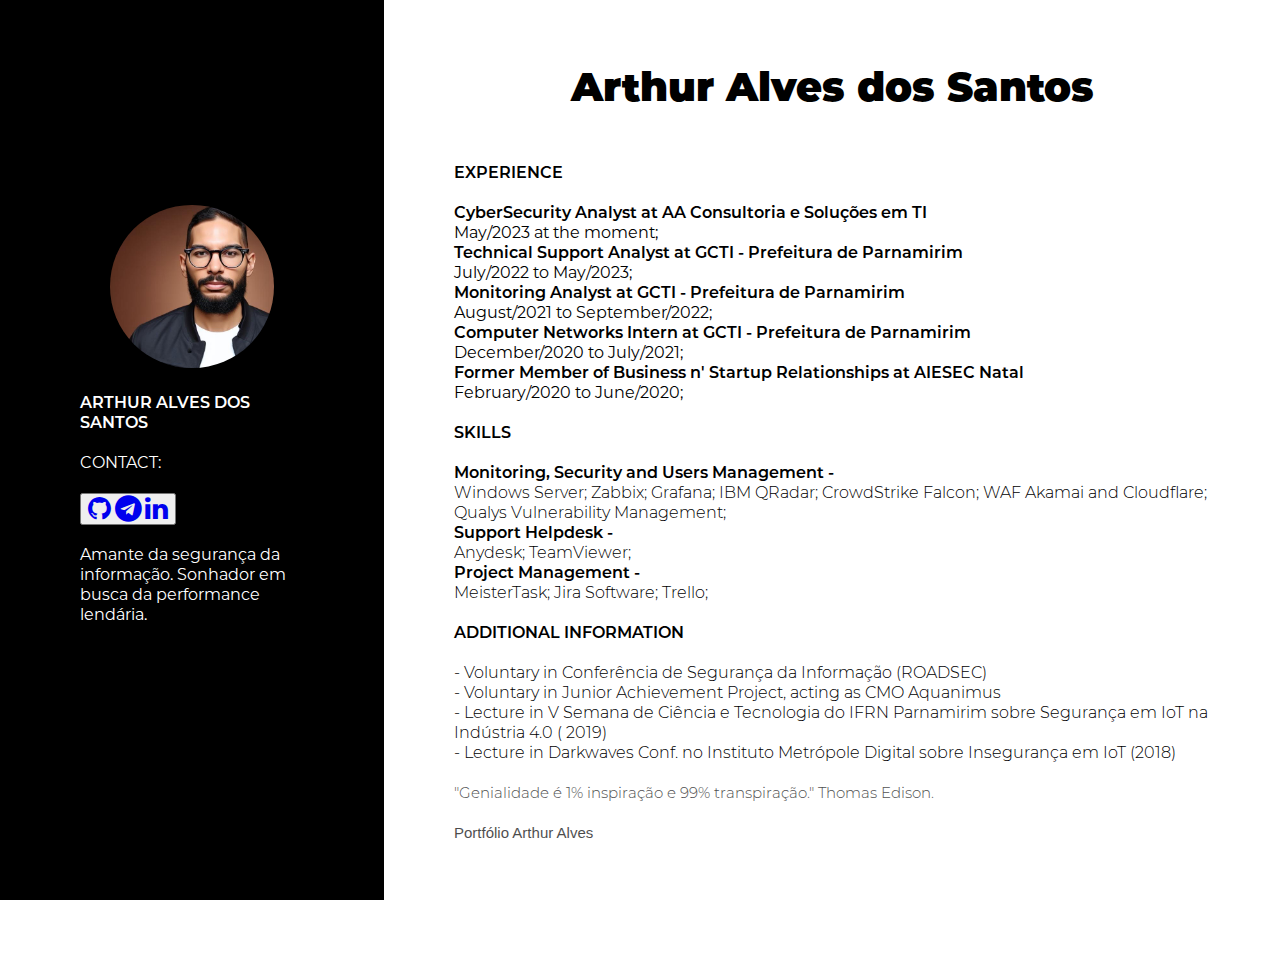
<file: index.html>
<!DOCTYPE html>
<html>
<head>
	<script type="text/javascript">
		
	</script>


	<meta charset="utf-8">
	<title>Portfólio Arthur Alves</title>

	<link href="https://maxcdn.bootstrapcdn.com/font-awesome/4.7.0/css/font-awesome.min.css" rel="stylesheet" integrity="sha384-wvfXpqpZZVQGK6TAh5PVlGOfQNHSoD2xbE+QkPxCAFlNEevoEH3Sl0sibVcOQVnN" crossorigin="anonymous">
	<link rel="stylesheet" href="css/reset.css" type="text/css">
	<link rel="stylesheet" href="css/estilo.css" type="text/css">

</head>
<body>

	<div class="conteiner">

		<!-- Lateral Esquerda/fixa -->
		<div class="left">
			
			<div class="conteudo-esquerda">

				<div class="foto">
					<img class="img-perfil" src="img/perfil01.jpeg">
				</div>

				<div class="info-esquerda">
					<h2>ARTHUR ALVES DOS SANTOS</h2><br>
					<section class="social">
						<h3>CONTACT: </h3><br>
						<p>
						<button>
						<a href="https://euarthuralvess.github.io/contact" target="_blank"><i class="fa fa-github fa-2x"></i></a>
						<a href="https://t.me/euarthuralvess" target="_blank"><i class="fa fa-telegram fa-2x"></i></a>
						<a href="https://www.linkedin.com/in/euarthuralvess" target="_blank"><i class="fa fa-linkedin fa-2x"></i></a>
						
						</p>
	
					</section>
					
					<div class="bio"> <br><h3> Amante da segurança da informação. Sonhador em busca da performance lendária.</br></h3> </div><br></br>


				</div>
			</div>
		</div>

		<!-- Lateral Direita -->

		<div class="right">
			<div class="conteudo-direita">

				<div class="intro">
					<h1>Arthur Alves dos Santos</h1>
					
				</div>

				<div class="info-direita">

					<br><h2>EXPERIENCE</h2></br>

					<h2>CyberSecurity Analyst at AA Consultoria e Soluções em TI</h2> 
					
					<h3>
						May/2023 at the moment;
					</h3>
					

					<h2>Technical Support Analyst at GCTI - Prefeitura de Parnamirim</h2>
					
					<h3>
						July/2022 to May/2023;
					
					</h3>
					
					<h2>Monitoring Analyst at GCTI - Prefeitura de Parnamirim </h2>
						
					<h3> 
						August/2021 to September/2022;
					</h3>

					<h2>Computer Networks Intern at GCTI - Prefeitura de Parnamirim</h2>
						
					<ul><h3>
						December/2020 to July/2021;
					</h3></ul>
						

					<h2>Former Member of Business n' Startup Relationships at AIESEC Natal</h2>

					<h3><ul>
						February/2020 to June/2020;
					</h3></ul>


					<br><h2>SKILLS</h2></br>
					
					<h2>Monitoring, Security and Users Management - </h2>

					<h4>
						Windows Server;
						Zabbix;
						Grafana;
						IBM QRadar;
						CrowdStrike Falcon;
						WAF Akamai and Cloudflare;
						Qualys Vulnerability Management;
					</h4>

					<h2>Support Helpdesk - </h2>

					<h4>
						Anydesk;
						TeamViewer;
					</h4>

					<h2>Project Management - </h2>

					<h4>
						MeisterTask;
						Jira Software;
						Trello;
					</h4>

					<br><h2>ADDITIONAL INFORMATION </h2></br>
					
					<p><h4>
						<h4> - Voluntary in Conferência de Segurança da Informação (ROADSEC) </h4>
						<h4> - Voluntary in Junior Achievement Project, acting as CMO Aquanimus </h4>
						<h4> - Lecture in V Semana de Ciência e Tecnologia do IFRN Parnamirim sobre Segurança em IoT na Indústria 4.0 ( 2019)</h4> 
						<h4> - Lecture in Darkwaves Conf. no Instituto Metrópole Digital sobre Insegurança em IoT (2018) </h4>
					</p></h4>
				<footer>
				<p><h4><br><b>"Genialidade é 1% inspiração e 99% transpiração." Thomas Edison.</p></h4></br></b>
				</footer>
				<footer>

					<p>Portfólio Arthur Alves</p>

				</footer>
			</div>
		</div>
	</div>
</body>
</html>
</file>
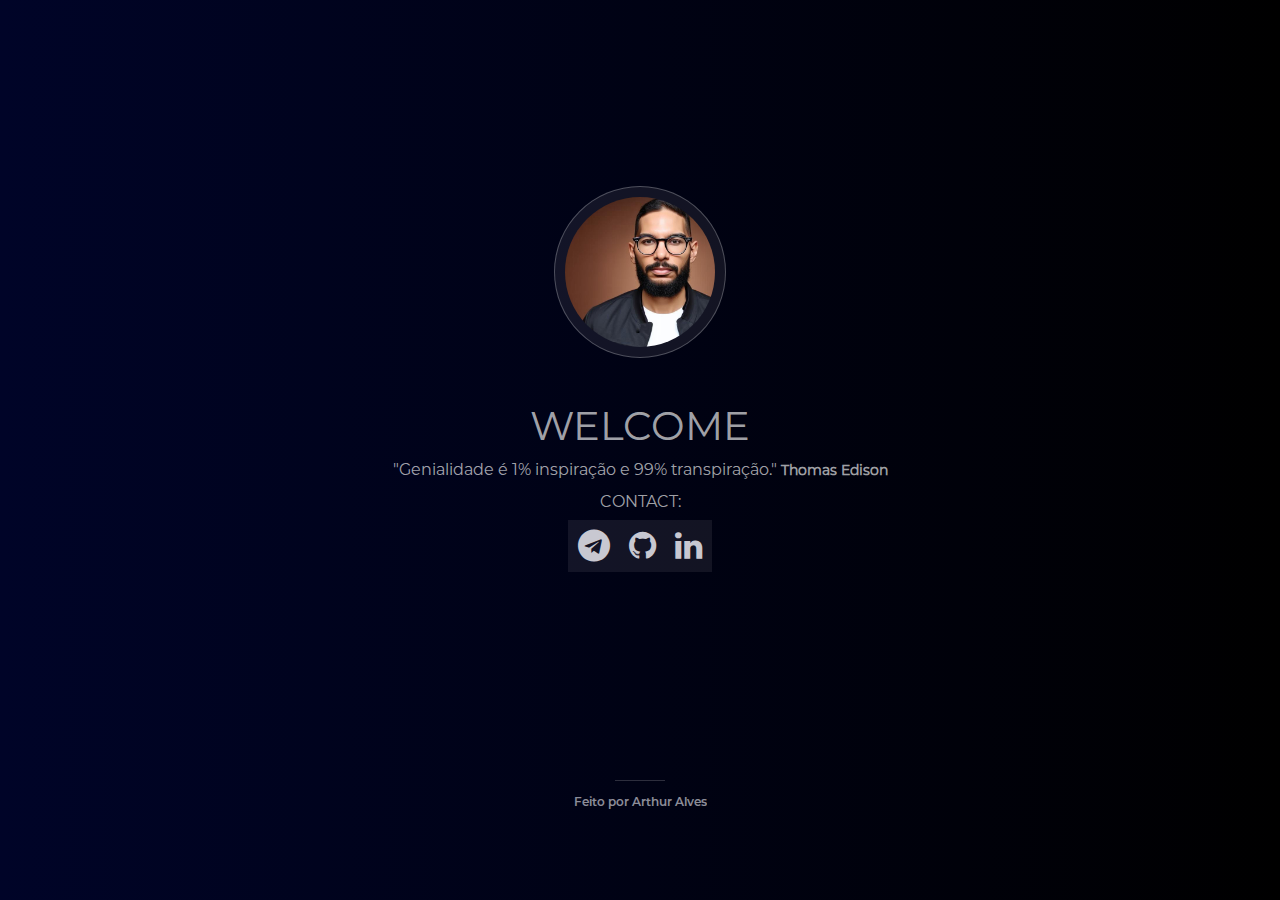
<file: contact.html>
<!DOCTYPE html>
<html>
<head>
	<meta charset="utf-8">
	<link href="https://maxcdn.bootstrapcdn.com/font-awesome/4.7.0/css/font-awesome.min.css" rel="stylesheet" integrity="sha384-wvfXpqpZZVQGK6TAh5PVlGOfQNHSoD2xbE+QkPxCAFlNEevoEH3Sl0sibVcOQVnN" crossorigin="anonymous">
	<title>Contato Arthur Alves</title>
	<link rel="stylesheet" href="css/reset.css" type="text/css">
	<link rel="stylesheet" href="css/estilo.css" type="text/css">
	<link rel="stylesheet" href="css/pageContact.css" type="text/css">
</head>
<body>
	<main class="container">
		<header>
			<figure class="center-img">
				<img class="avatar" src="img/perfil01.jpeg" alt="Imagem do Criador">
			</figure>
			<h2 class="title">WELCOME</h2>
			<p class="center-text">"Genialidade é 1% inspiração e 99% transpiração."<span> Thomas Edison </span></p>
			<br><h2 class="center-text">CONTACT: </br></h2>
		</header>
		<section class="social">
				<a href="https://t.me/euarthuralvess" target="_blank"><i class="fa fa-telegram fa-2x"></i></a>
				<a href="https://github.com/euarthuralvess" target="_blank"><i class="fa fa-github fa-2x"></i></a>
				<a href="https://www.linkedin.com/in/euarthuralvess" target="_blank"><i class="fa fa-linkedin fa-2x"></i></a>
		</section>
	</main>
	<footer>
		<p class="text-rodape">Feito por <a href="https://github.com/euarthuralvess" target="_blank">Arthur Alves</a></p>
	</footer>

</body>
</html>
</file>
<file: css/estilo.css>
@charset "UTF-8";

@font-face {font-family: 'SemiBold';src: url("../fontes/Montserrat-SemiBold.otf");
}
@font-face {font-family: 'Light';src: url("../fontes/Montserrat-Light.otf");
}
@font-face {font-family: 'Montserrat'; src: url("../fontes/Montserrat-Regular.otf");
}
@font-face {font-family: 'MontserratBlack'; src: url("../fontes/Montserrat-Black.otf");
}

h1 {
	font-family: 'MontserratBlack', sans-serif;
}

h2 {
	font-family: 'SemiBold', sans-serif;
}

h3 {
	font-family: 'Montserrat', sans-serif;
}

h4 {
	font-family: 'Light', sans-serif;
}
p {
	font-family: 'arial', sans-serif;
}

.conteiner {
	width: 100%;
	height: 100vh;
	display: block;
}

.left {
	position: fixed;
	background-color: #000000; 
	width: 30%;
	height: 100vh;
	display: flex;
	flex-direction: row;
	justify-content: center;
	align-items: center;
}
.conteudo-esquerda {
	padding: 80px;
	max-width: 100%;
	margin-top: auto;
	margin-bottom: auto
}

.foto {
	padding: 10px;
	display: flex;
	justify-content: center;

}
.img-perfil {
	height: 80%;
	width: 80%;
	border-radius: 80%;
}

.info-esquerda {
	padding: 15px 0 40px 0;
	line-height: 20px;
	color: white;
}

.right {
	position: relative;
	float: right;
	height: 100vh;
	width: 70%;
	display: flex;
	flex-direction: row;
	justify-content: center;
	align-items: center;
}
.conteudo-direita {
	padding: 70px;
	max-width: 100%;
	margin-top: auto;
	margin-bottom: auto;
}
.intro {
	width: 100%;
	font-size: 40px;
	line-height: 33px;
	text-align: center;

}
span.linha {
	font-family: 'Light', sans-serif;
	font-size: 25px;
	letter-spacing: 10px;
}
.info-direita {
	padding: 40px 0 40px 0;
	line-height: 20px;
}

footer {
	font-size: 15px;
	opacity: 0.7;

}
</file>
<file: css/pageContact.css>
@charset "UFT-8";

body {
	background: linear-gradient(to right, #000428, #000000);
}

section{
	display:flex;
	justify-content:center;
}

i{
	padding:0.3em;
	color:#C8C8D1;
	background-color:rgba(255,255,255,0.075);
}
i:hover{
	background-color:rgba(255,255,255,0.25);
	transition:all 0.3s ease-in;
}
a{
	color:#C8C8D1;
	text-decoration:none;
}
a:hover{
	font-weight:bold;
}
span{
	font-weight:bold;
	font-size:.875rem
}
.title{
	color:rgba(255,255,255,0.65);
	margin:0 0 0.4em;
	text-align:center
;	font-family:'Montserrat', sans-serif;
	font-size:2.5rem
}
.center-text{
	color:rgba(255,255,255,0.65);
	text-align:center;font-family:'Montserrat', sans-serif
}
.container{
	height:80vh;
	display:flex;
	flex-direction:column;
	justify-content:center
}

.center-img{
	display: flex;
	justify-content: center;
}
.avatar{
	width:9.375em;
	height:9.375em;
	margin:3em;
	padding:0.625em;
	border-radius:50%;
	border:solid 1px rgba(255,255,255,0.25);
	background-color:rgba(255,255,255,0.075);
}
.social{
	margin:0.625em;
	padding:0
}
@media (max-width: 375px){
	.social{
		margin:0px;
		padding:20px 0px;
}
	.avatar{
		margin:1em;
	}
}

/* esse footer, adiciona uma pequena linha no topo */
footer::before{
	content:''; /*adiciona um espaço em branco*/
	border-top: solid 1px rgba(255,255,255,0.25);
	width:50px; /*tamanho da linha*/
	display: block;
	margin:4em auto 1em; /*cria margin distante do texto*/
}

.text-rodape{
	font-family:'SemiBold', sans-serif;
	color:#C8C8D1;
	font-size:.75rem;
	text-align:center;
}
</file>
